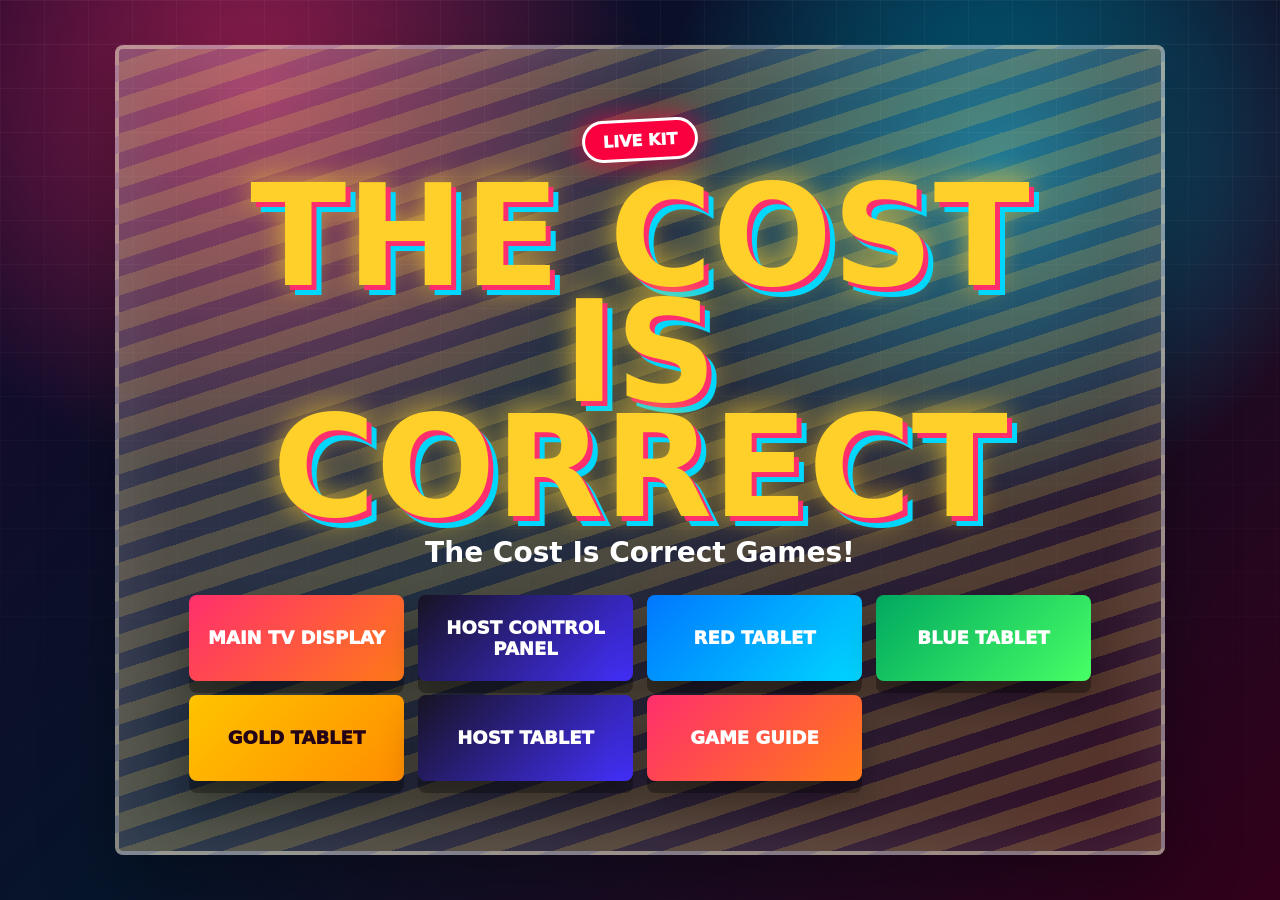
<file: index.html>
<!doctype html>
<html lang="en">
<head>
  <meta charset="utf-8">
  <meta name="viewport" content="width=device-width, initial-scale=1">
  <title>The Cost Is Correct - Launch</title>
  <link rel="stylesheet" href="./styles.css?v=12">
</head>
<body class="launch-body">
  <main class="launch-stage">
    <section class="launch-hero">
      <div class="broadcast-bug">LIVE KIT</div>
      <h1>The Cost Is Correct</h1>
      <p>The Cost Is Correct Games!</p>
      <nav class="launch-links" aria-label="Open show views">
        <a class="mega-link hot" href="./tv.html">Main TV Display</a>
        <a class="mega-link dark" href="./host.html">Host Control Panel</a>
        <a class="mega-link blue" href="./tablet.html?c=red">Red Tablet</a>
        <a class="mega-link green" href="./tablet.html?c=blue">Blue Tablet</a>
        <a class="mega-link gold" href="./tablet.html?c=gold">Gold Tablet</a>
        <a class="mega-link dark" href="./tablet.html?host=1">Host Tablet</a>
        <a class="mega-link hot" href="./guide.html">Game Guide</a>
      </nav>
    </section>
  </main>
</body>
</html>
</file>
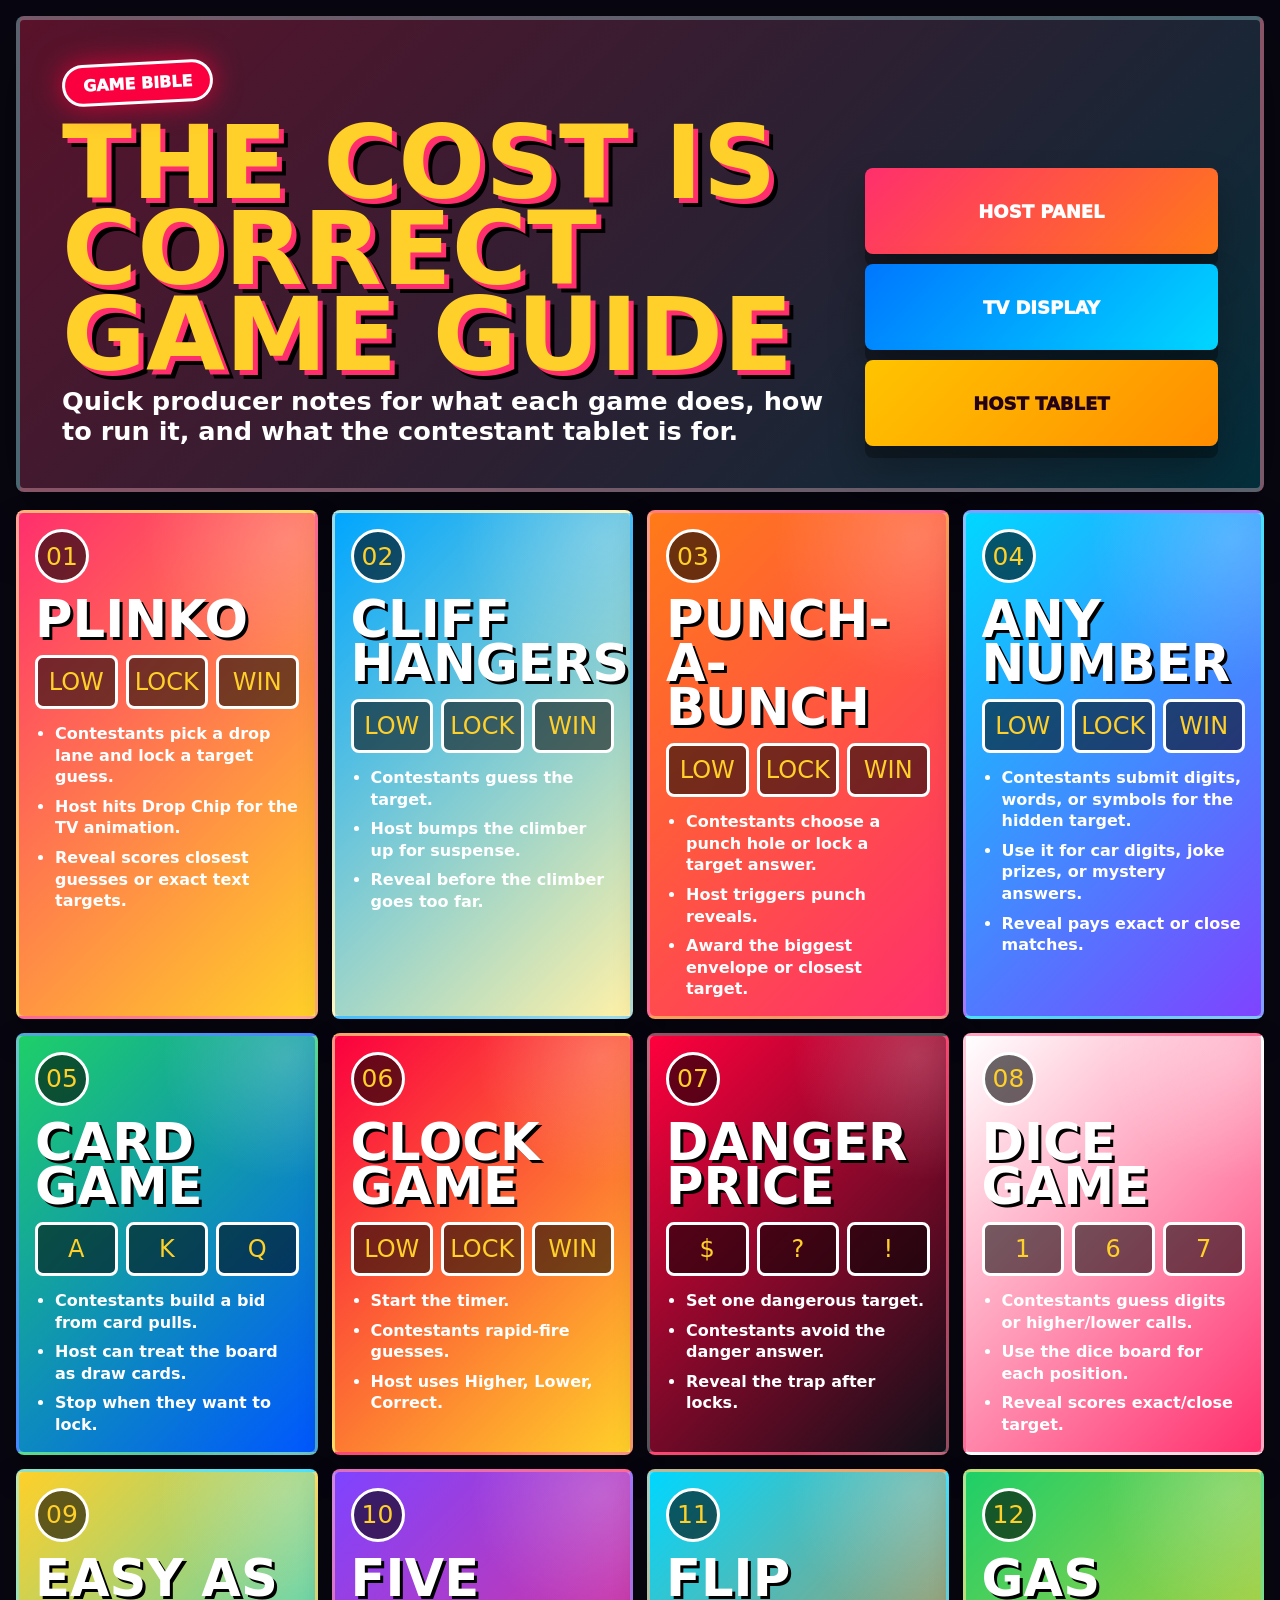
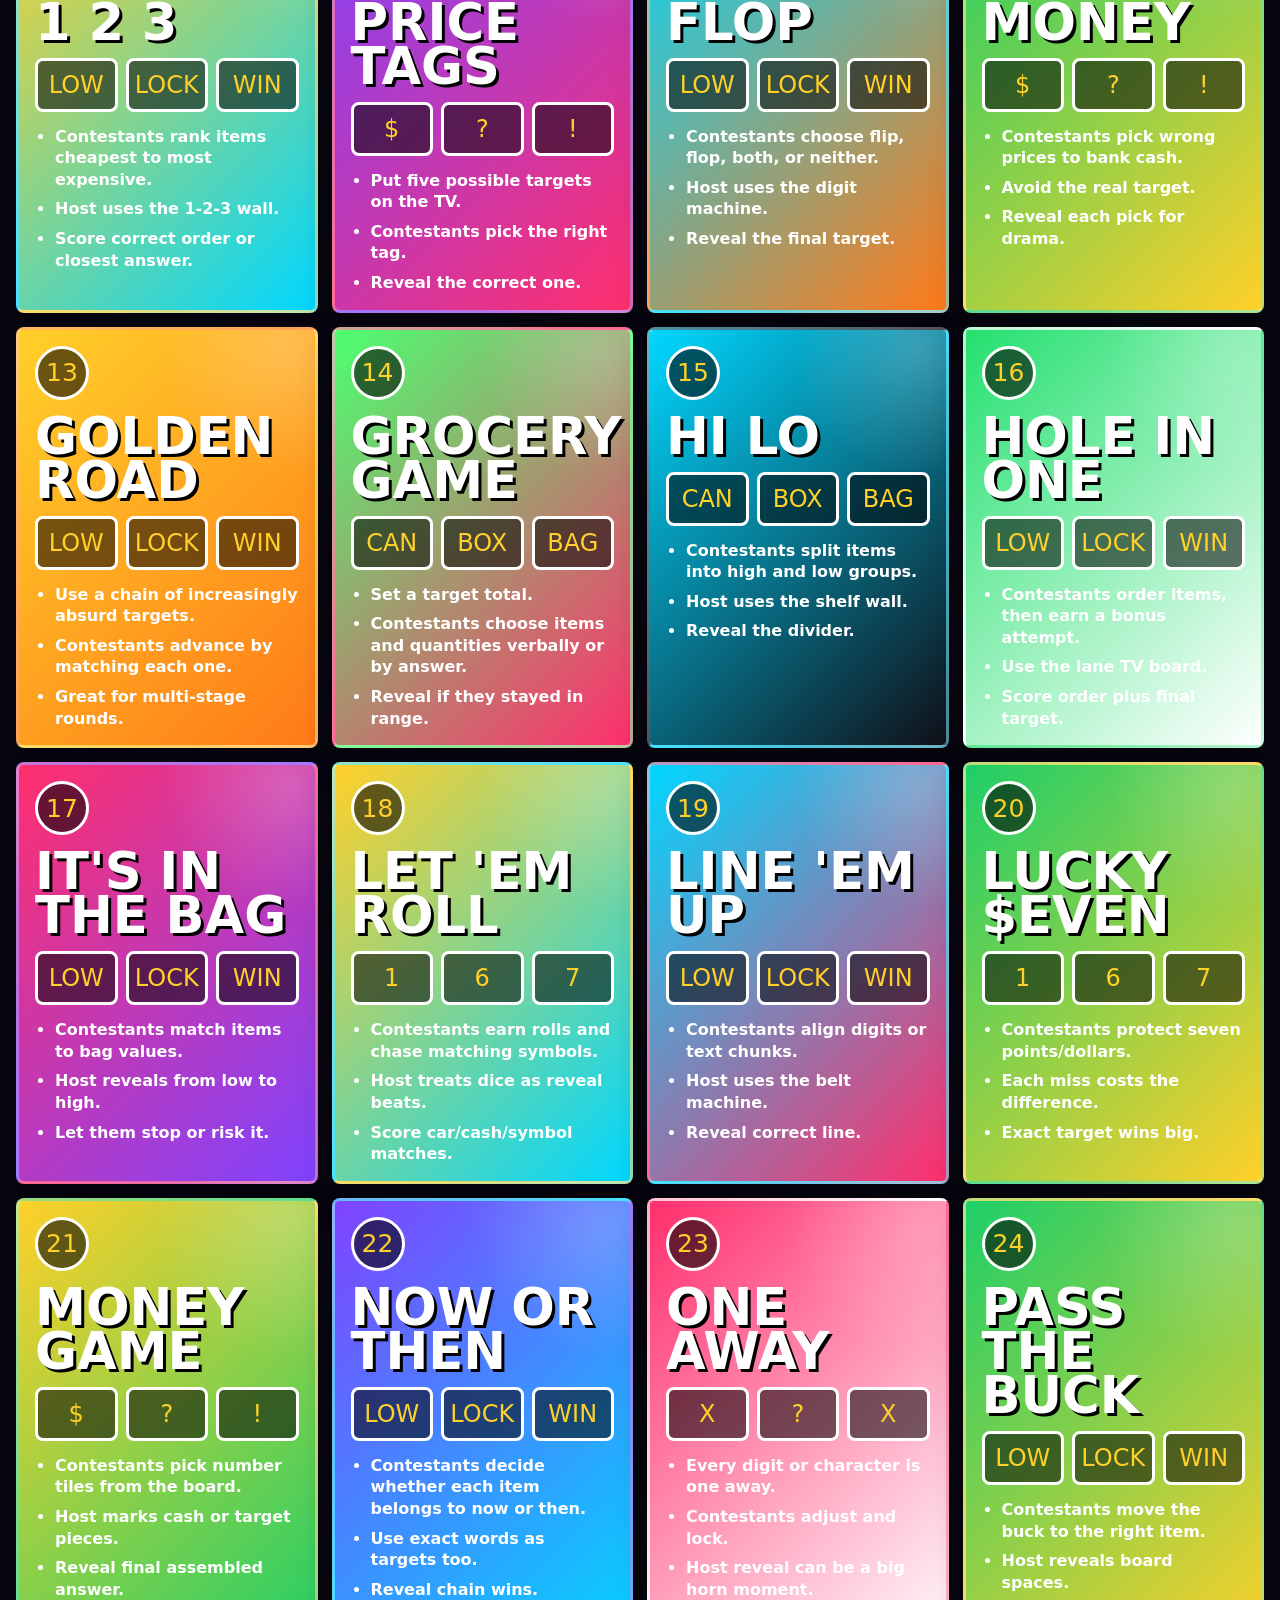
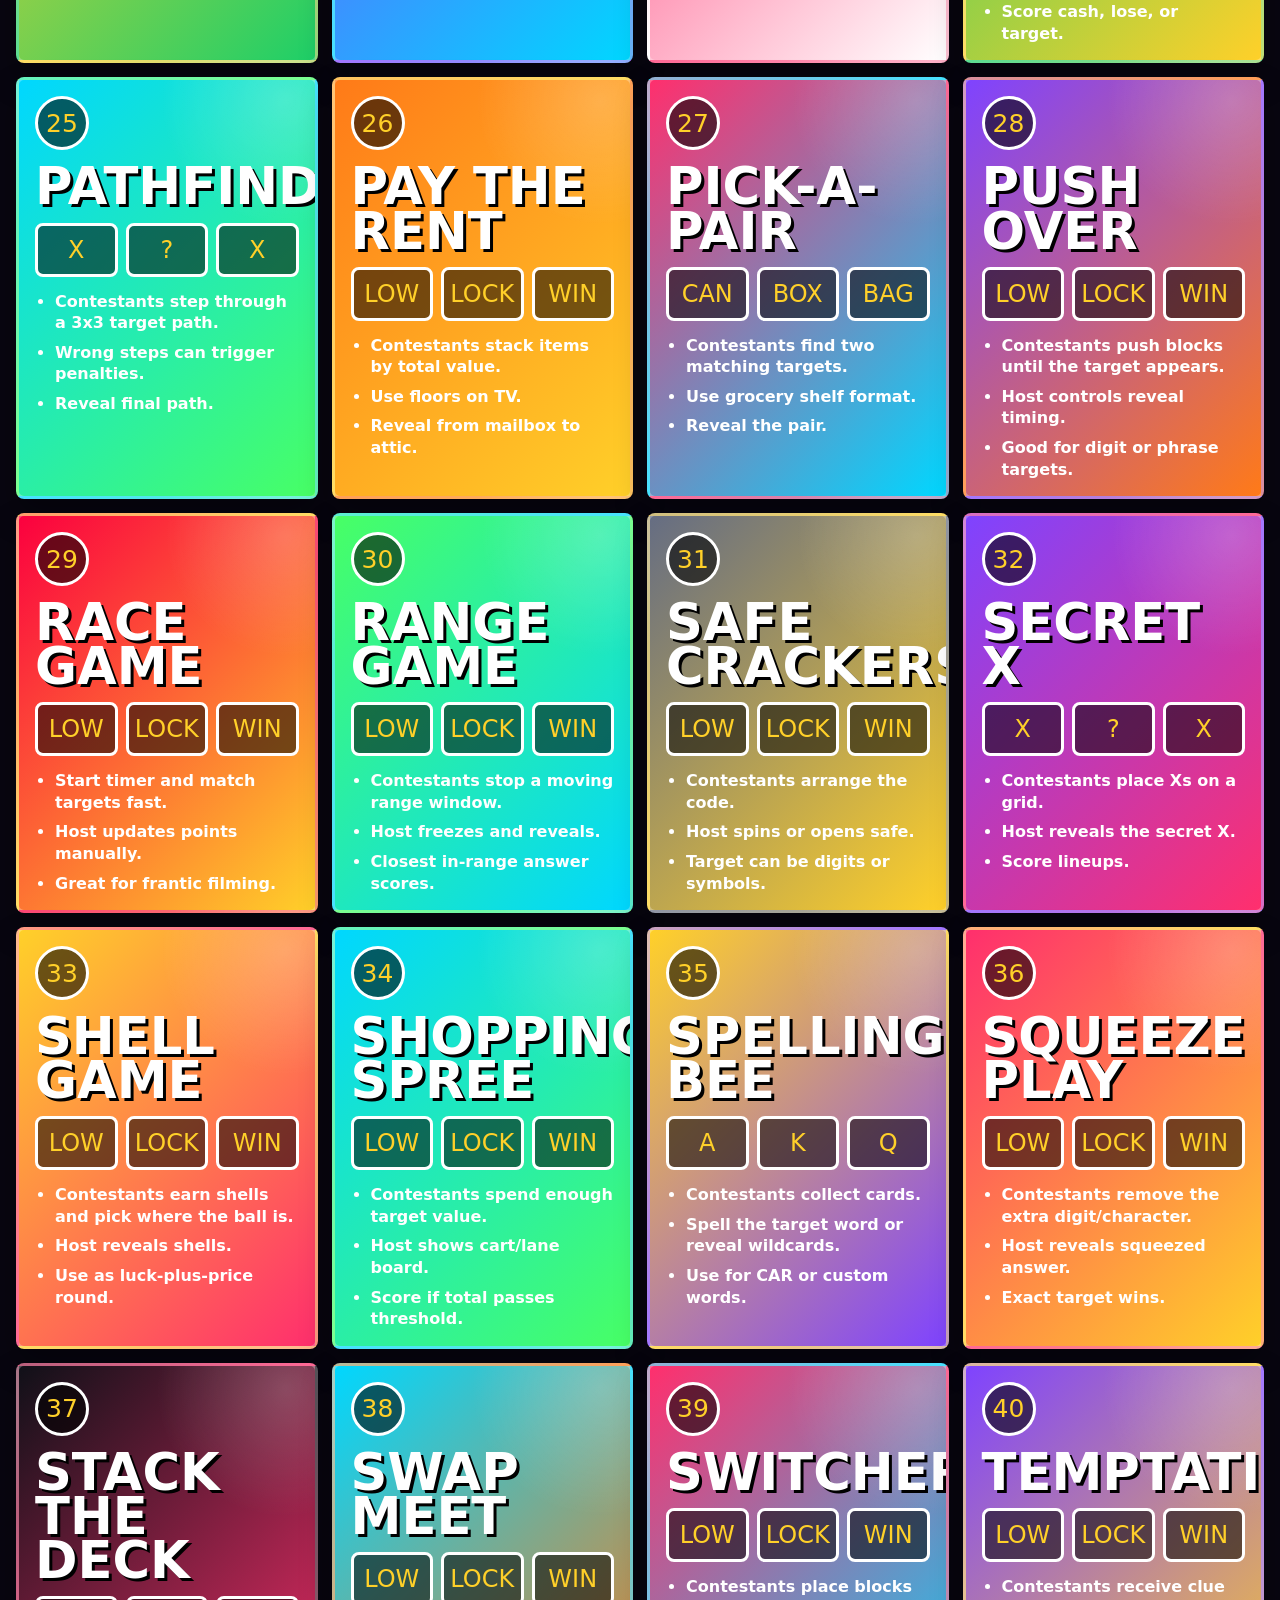
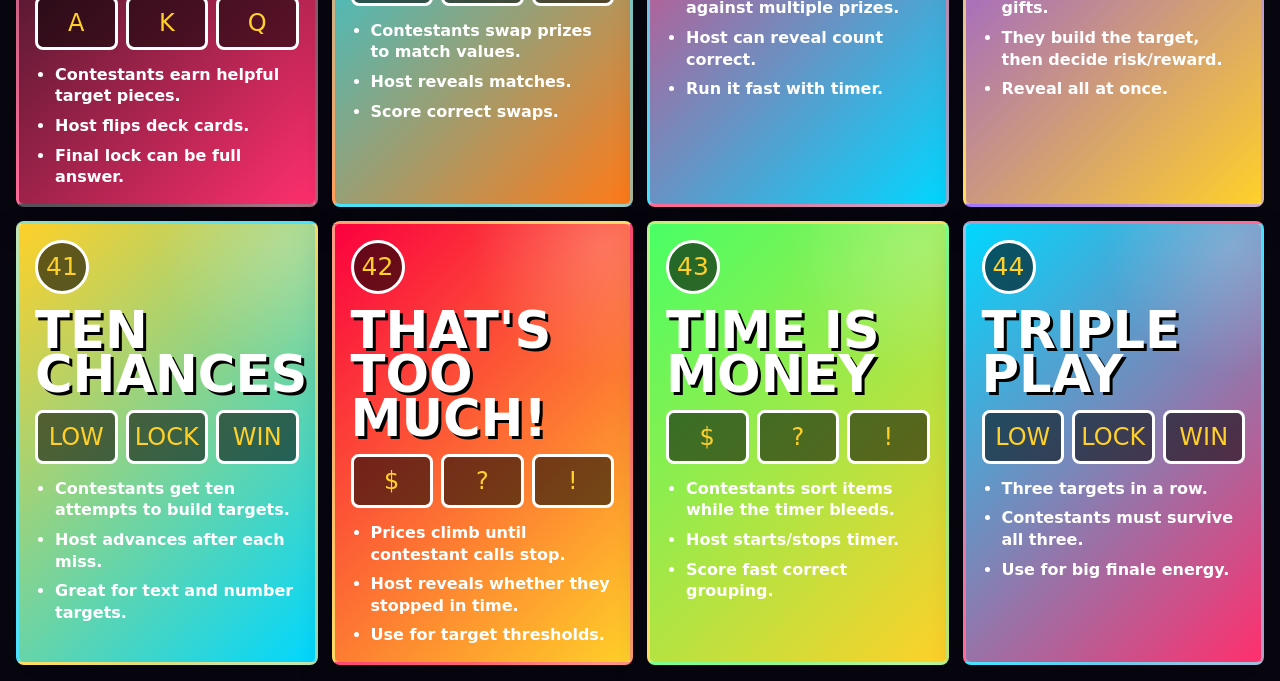
<file: guide.html>
<!doctype html>
<html lang="en">
<head>
  <meta charset="utf-8">
  <meta name="viewport" content="width=device-width, initial-scale=1">
  <title>TCIC - Game Guide</title>
  <link rel="stylesheet" href="./styles.css?v=12">
</head>
<body class="host-body">
  <main id="guideApp" class="guide-shell"></main>
  <script type="module" src="./js/guide.js?v=12"></script>
</body>
</html>
</file>
<file: styles.css>
:root {
  --ink: #13051f;
  --paper: #fff8da;
  --pink: #ff2f6d;
  --cyan: #00d7ff;
  --gold: #ffd029;
  --lime: #48ff65;
  --violet: #7f43ff;
  --orange: #ff7a18;
  --glass: rgba(255, 255, 255, .14);
  --glass-heavy: rgba(255, 255, 255, .24);
  --shadow: 0 22px 70px rgba(0, 0, 0, .34);
  --font: Impact, Haettenschweiler, "Arial Black", system-ui, sans-serif;
  font-family: Inter, ui-sans-serif, system-ui, -apple-system, BlinkMacSystemFont, "Segoe UI", sans-serif;
  color: white;
  background: #090414;
}

* {
  box-sizing: border-box;
}

html,
body {
  min-height: 100%;
  margin: 0;
}

button,
input,
select {
  font: inherit;
}

button,
a {
  -webkit-tap-highlight-color: transparent;
}

.launch-body,
.tv-body,
.host-body,
.tablet-body {
  overflow-x: hidden;
  background:
    radial-gradient(circle at 20% 10%, rgba(255, 47, 109, .55), transparent 30%),
    radial-gradient(circle at 78% 18%, rgba(0, 215, 255, .45), transparent 28%),
    linear-gradient(135deg, #190629, #06152b 46%, #320019);
}

.launch-stage {
  min-height: 100vh;
  display: grid;
  place-items: center;
  padding: 32px;
  position: relative;
  isolation: isolate;
}

.launch-stage::before,
.tv-stage::before,
.host-shell::before,
.tablet-shell::before {
  content: "";
  position: fixed;
  inset: 0;
  pointer-events: none;
  background-image:
    linear-gradient(rgba(255, 255, 255, .06) 1px, transparent 1px),
    linear-gradient(90deg, rgba(255, 255, 255, .05) 1px, transparent 1px);
  background-size: 44px 44px;
  mask-image: linear-gradient(to bottom, rgba(0, 0, 0, .75), transparent);
  z-index: -1;
}

.launch-hero {
  width: min(1050px, 100%);
  padding: clamp(28px, 6vw, 70px);
  border: 4px solid rgba(255, 255, 255, .38);
  border-radius: 8px;
  background:
    linear-gradient(135deg, rgba(255, 255, 255, .18), rgba(255, 255, 255, .04)),
    repeating-linear-gradient(-18deg, rgba(255, 208, 41, .18), rgba(255, 208, 41, .18) 18px, transparent 18px, transparent 34px);
  box-shadow: var(--shadow), inset 0 0 70px rgba(255, 255, 255, .12);
  text-align: center;
}

.launch-hero h1 {
  margin: 18px 0 10px;
  font-family: var(--font);
  font-size: clamp(58px, 11vw, 150px);
  line-height: .82;
  text-transform: uppercase;
  color: var(--gold);
  text-shadow: 5px 5px 0 #ff2f6d, 10px 10px 0 #00d7ff, 0 0 28px rgba(255, 208, 41, .75);
}

.launch-hero p {
  max-width: 820px;
  margin: 0 auto 26px;
  font-size: clamp(18px, 2.3vw, 28px);
  font-weight: 900;
}

.broadcast-bug {
  display: inline-grid;
  place-items: center;
  min-height: 42px;
  padding: 0 18px;
  border: 3px solid white;
  border-radius: 999px;
  background: #fb003f;
  box-shadow: 0 0 28px rgba(251, 0, 63, .75);
  font-weight: 1000;
  transform: rotate(-3deg);
}

.launch-links {
  display: grid;
  grid-template-columns: repeat(auto-fit, minmax(190px, 1fr));
  gap: 14px;
}

.mega-link,
.shock-button {
  border: 0;
  border-radius: 8px;
  color: white;
  cursor: pointer;
  text-decoration: none;
  font-weight: 1000;
  text-transform: uppercase;
  box-shadow: 0 12px 0 rgba(0, 0, 0, .3), 0 20px 36px rgba(0, 0, 0, .28);
  transition: transform .12s ease, filter .12s ease;
}

.mega-link {
  display: grid;
  min-height: 86px;
  place-items: center;
  padding: 18px;
  font-size: 18px;
}

.mega-link:hover,
.shock-button:hover {
  transform: translateY(-3px) scale(1.02);
  filter: saturate(1.24) brightness(1.08);
}

.hot,
.shock-button.hot {
  background: linear-gradient(135deg, #ff2f6d, #ff7a18);
}

.dark,
.shock-button.dark {
  background: linear-gradient(135deg, #171322, #4430ff);
}

.blue,
.shock-button.blue {
  background: linear-gradient(135deg, #0077ff, #00d7ff);
}

.green,
.shock-button.green {
  background: linear-gradient(135deg, #00a860, #48ff65);
}

.gold,
.shock-button.gold {
  background: linear-gradient(135deg, #ffc400, #ff8d00);
  color: #250316;
}

.tv-stage {
  position: relative;
  min-height: 100vh;
  overflow: hidden;
  background:
    conic-gradient(from 90deg at 50% 50%, #ff2f6d, #ffde38, #00d7ff, #7f43ff, #ff2f6d);
}

.idle-screen {
  width: 100vw;
  height: 100vh;
  display: grid;
  place-items: center;
  background: #05000a;
}

.idle-screen img {
  width: 100%;
  height: 100%;
  object-fit: cover;
}

.idle-fallback {
  position: absolute;
  inset: 0;
  display: grid;
  place-items: center;
  font-family: var(--font);
  font-size: clamp(62px, 14vw, 190px);
  color: var(--gold);
  text-align: center;
  text-shadow: 7px 7px 0 var(--pink), 13px 13px 0 var(--cyan);
  background:
    radial-gradient(circle at 50% 42%, rgba(255, 255, 255, .2), transparent 30%),
    repeating-conic-gradient(from 0deg, #fb003f 0 10deg, #ffcf21 10deg 20deg, #00c9ff 20deg 30deg, #7f43ff 30deg 40deg);
}

.show-screen {
  min-height: 100vh;
  display: grid;
  grid-template-rows: auto auto 1fr auto;
  padding: clamp(16px, 2vw, 32px);
  background:
    radial-gradient(circle at 18% 22%, rgba(255, 255, 255, .3), transparent 18%),
    linear-gradient(120deg, var(--game-a, #ff2f6d), var(--game-b, #00d7ff) 54%, var(--game-c, #ffd029));
  animation: stagePulse 6s ease-in-out infinite;
}

@keyframes stagePulse {
  0%, 100% { filter: saturate(1.08) hue-rotate(0deg); }
  50% { filter: saturate(1.34) hue-rotate(10deg); }
}

.tv-topline,
.tv-lower-third,
.leaderboard,
.host-topbar,
.tablet-card,
.host-card {
  border: 3px solid rgba(255, 255, 255, .32);
  border-radius: 8px;
  background: linear-gradient(135deg, rgba(0, 0, 0, .54), rgba(255, 255, 255, .12));
  box-shadow: var(--shadow), inset 0 1px 0 rgba(255, 255, 255, .25);
  backdrop-filter: blur(10px);
}

.tv-topline {
  display: grid;
  grid-template-columns: 1fr auto 1fr;
  align-items: center;
  gap: 18px;
  padding: 14px 20px;
}

.tv-info-strip {
  display: grid;
  grid-template-columns: auto auto minmax(220px, 1fr) auto auto;
  gap: 10px;
  align-items: center;
  margin-top: 12px;
}

.info-pill,
.info-prize {
  min-height: 48px;
  display: grid;
  place-items: center;
  border: 3px solid rgba(255, 255, 255, .34);
  border-radius: 8px;
  background: rgba(0, 0, 0, .5);
  box-shadow: inset 0 1px 0 rgba(255, 255, 255, .18);
  font-weight: 1000;
  text-transform: uppercase;
  text-align: center;
}

.info-pill {
  padding: 8px 12px;
  color: var(--gold);
}

.info-prize {
  padding: 8px 16px;
  color: white;
  font-family: var(--font);
  font-size: clamp(20px, 2.6vw, 42px);
  line-height: .9;
  text-shadow: 3px 3px 0 rgba(0, 0, 0, .48);
}

.tv-logo {
  font-family: var(--font);
  font-size: clamp(36px, 5vw, 82px);
  line-height: .8;
  color: var(--gold);
  text-shadow: 3px 3px 0 var(--pink), 6px 6px 0 #0a0714;
}

.game-title {
  font-family: var(--font);
  font-size: clamp(32px, 5vw, 86px);
  text-align: center;
  text-transform: uppercase;
  text-shadow: 4px 4px 0 rgba(0, 0, 0, .6);
}

.timer-orb {
  justify-self: end;
  width: clamp(96px, 13vw, 190px);
  aspect-ratio: 1;
  display: grid;
  place-items: center;
  border: 7px solid white;
  border-radius: 50%;
  background: radial-gradient(circle, #fff 0 18%, var(--gold) 20% 54%, #fb003f 56% 100%);
  color: #170019;
  font-family: var(--font);
  font-size: clamp(42px, 7vw, 92px);
  box-shadow: 0 0 34px rgba(255, 208, 41, .7);
}

.tv-main {
  display: grid;
  grid-template-columns: minmax(260px, .78fr) minmax(420px, 1.5fr);
  gap: clamp(16px, 2vw, 30px);
  align-items: stretch;
  margin: 24px 0;
}

.leaderboard {
  padding: 14px;
  display: grid;
  gap: 12px;
  align-content: start;
}

.score-tile {
  position: relative;
  overflow: hidden;
  min-height: 108px;
  padding: 12px 14px;
  border: 3px solid rgba(255, 255, 255, .45);
  border-radius: 8px;
  background: linear-gradient(135deg, var(--contestant-color), rgba(0, 0, 0, .72));
}

.score-tile.locked {
  animation: lockedFlash .7s linear infinite;
}

@keyframes lockedFlash {
  0%, 100% { box-shadow: 0 0 0 rgba(255, 255, 255, 0); }
  50% { box-shadow: 0 0 38px white; }
}

.contestant-name {
  font-family: var(--font);
  font-size: clamp(24px, 3vw, 46px);
  text-transform: uppercase;
  line-height: .9;
}

.score-number {
  font-family: var(--font);
  font-size: clamp(54px, 7vw, 104px);
  color: white;
  line-height: .85;
  text-shadow: 4px 4px 0 rgba(0, 0, 0, .42);
}

.answer-chip {
  display: inline-block;
  margin-top: 6px;
  padding: 5px 9px;
  border-radius: 999px;
  background: rgba(0, 0, 0, .5);
  font-weight: 1000;
  text-transform: uppercase;
}

.game-surface {
  min-height: 56vh;
  position: relative;
  overflow: hidden;
  border: 4px solid rgba(255, 255, 255, .45);
  border-radius: 8px;
  background: rgba(0, 0, 0, .26);
  box-shadow: inset 0 0 70px rgba(255, 255, 255, .16), var(--shadow);
}

.game-stack {
  min-width: 0;
  display: grid;
  grid-template-rows: 1fr auto;
  gap: 12px;
}

.tv-stat-row {
  display: grid;
  grid-template-columns: repeat(4, 1fr);
  gap: 10px;
}

.tv-stat-row div {
  min-height: 72px;
  display: grid;
  align-content: center;
  gap: 2px;
  padding: 10px 12px;
  border: 3px solid rgba(255, 255, 255, .32);
  border-radius: 8px;
  background: rgba(0, 0, 0, .52);
  text-transform: uppercase;
}

.tv-stat-row span {
  color: var(--gold);
  font-size: 12px;
  font-weight: 1000;
}

.tv-stat-row strong {
  font-family: var(--font);
  font-size: clamp(22px, 3vw, 44px);
  line-height: .9;
}

.tv-lower-third {
  position: relative;
  min-height: 88px;
  display: grid;
  grid-template-columns: auto 1fr auto;
  align-items: center;
  gap: 18px;
  padding: 12px 18px;
  overflow: hidden;
}

.lower-label {
  padding: 8px 14px;
  border-radius: 999px;
  background: #fb003f;
  font-weight: 1000;
  text-transform: uppercase;
}

.lower-copy {
  font-size: clamp(20px, 3vw, 40px);
  font-weight: 1000;
  text-transform: uppercase;
}

.sponsor-bug {
  font-family: var(--font);
  font-size: clamp(20px, 2vw, 34px);
  color: var(--gold);
}

.transition-burst,
.winner-burst,
.locked-overlay {
  position: absolute;
  inset: 0;
  z-index: 10;
  display: grid;
  place-items: center;
  pointer-events: none;
  font-family: var(--font);
  font-size: clamp(62px, 12vw, 180px);
  text-align: center;
  text-transform: uppercase;
  color: white;
  background: radial-gradient(circle, rgba(255, 208, 41, .88), rgba(255, 47, 109, .74) 45%, rgba(0, 0, 0, .2));
  animation: smashIn 1.1s ease both;
}

@keyframes smashIn {
  0% { opacity: 0; transform: scale(.45) rotate(-12deg); }
  22% { opacity: 1; transform: scale(1.18) rotate(4deg); }
  100% { opacity: 0; transform: scale(1.6) rotate(0deg); }
}

.plinko-board {
  height: 100%;
  display: grid;
  grid-template-rows: 1fr auto;
  padding: 22px;
  background: linear-gradient(180deg, rgba(0, 0, 0, .18), rgba(0, 0, 0, .6));
}

.peg-field {
  position: relative;
  display: grid;
  grid-template-columns: repeat(9, 1fr);
  grid-template-rows: repeat(7, 1fr);
  gap: 8px;
}

.peg {
  justify-self: center;
  align-self: center;
  width: 18px;
  aspect-ratio: 1;
  border-radius: 50%;
  background: #fff;
  box-shadow: 0 0 16px var(--gold);
}

.plinko-chip {
  position: absolute;
  left: calc(var(--chip-x, 48) * 1%);
  top: calc(var(--chip-y, 8) * 1%);
  width: clamp(48px, 6vw, 82px);
  aspect-ratio: 1;
  border-radius: 50%;
  background: radial-gradient(circle at 35% 28%, white, #ffd029 30%, #ff2f6d 70%);
  box-shadow: 0 12px 20px rgba(0, 0, 0, .35), 0 0 34px white;
  animation: chipDrop 2.1s cubic-bezier(.2, .8, .18, 1) infinite alternate;
}

@keyframes chipDrop {
  from { transform: translate(-50%, 0) rotate(-20deg); }
  to { transform: translate(-50%, 320px) rotate(380deg); }
}

.slots {
  display: grid;
  grid-template-columns: repeat(6, 1fr);
  gap: 8px;
}

.slot {
  min-height: 72px;
  display: grid;
  place-items: center;
  border: 3px solid white;
  border-radius: 8px;
  background: #08000e;
  font-family: var(--font);
  font-size: clamp(22px, 3vw, 44px);
  color: var(--gold);
}

.mountain-game {
  height: 100%;
  position: relative;
  overflow: hidden;
  background:
    linear-gradient(135deg, transparent 48%, rgba(255, 255, 255, .45) 49% 51%, transparent 52%),
    linear-gradient(160deg, #0c1542, #29bfff 48%, #fff2a8);
}

.mountain {
  position: absolute;
  inset: 10% 4% 0;
  clip-path: polygon(4% 100%, 44% 6%, 58% 36%, 72% 18%, 96% 100%);
  background: linear-gradient(145deg, #2f2a68, #ffffff 30%, #7fd6ff 48%, #161329 68%);
  filter: drop-shadow(0 18px 24px rgba(0, 0, 0, .4));
}

.climber {
  position: absolute;
  left: calc(8% + var(--steps, 0) * 2.8%);
  bottom: calc(8% + var(--steps, 0) * 2.1%);
  width: clamp(54px, 7vw, 110px);
  aspect-ratio: 1;
  border-radius: 50% 50% 46% 46%;
  background: radial-gradient(circle at 50% 26%, #fff0ce 0 20%, #ff2f6d 21% 50%, #111 52%);
  border: 5px solid white;
  animation: wobble .42s ease-in-out infinite alternate;
}

@keyframes wobble {
  from { transform: rotate(-6deg); }
  to { transform: rotate(7deg); }
}

.punch-grid,
.number-board,
.range-track,
.safe-dial-wrap,
.generic-grid,
.race-rack {
  height: 100%;
  padding: clamp(14px, 2vw, 28px);
}

.punch-grid {
  display: grid;
  grid-template-columns: repeat(5, 1fr);
  gap: 14px;
  background: radial-gradient(circle, #ffcf21, #ff2f6d 75%);
}

.punch-hole {
  display: grid;
  place-items: center;
  border: 5px dashed rgba(255, 255, 255, .72);
  border-radius: 50%;
  background: radial-gradient(circle, #160018 0 44%, #fff 46%, #00d7ff 48% 100%);
  font-family: var(--font);
  font-size: clamp(22px, 3vw, 48px);
  animation: popLoop 1.8s ease-in-out infinite;
}

@keyframes popLoop {
  50% { transform: scale(1.08); }
}

.number-board {
  display: grid;
  grid-template-columns: repeat(4, 1fr);
  gap: 14px;
  background: linear-gradient(135deg, #180024, #0055ff);
}

.money-tile {
  display: grid;
  place-items: center;
  border: 4px solid white;
  border-radius: 8px;
  background: linear-gradient(135deg, #ffd029, #ff2f6d);
  color: #1a001c;
  font-family: var(--font);
  font-size: clamp(34px, 5vw, 72px);
  transform: rotate(var(--tilt, 0deg));
}

.safe-dial-wrap {
  display: grid;
  place-items: center;
  background: radial-gradient(circle, #656d83 0 24%, #1b1b24 25% 56%, #ffd029 57% 60%, #0c0614 61% 100%);
}

.safe-dial {
  width: min(64vh, 58vw);
  aspect-ratio: 1;
  border: 14px solid #f7f7ff;
  border-radius: 50%;
  background:
    repeating-conic-gradient(#101018 0 8deg, #ffd029 8deg 10deg, #101018 10deg 18deg),
    radial-gradient(circle, #00d7ff, #161329);
  box-shadow: inset 0 0 45px rgba(0, 0, 0, .8), 0 0 45px rgba(255, 208, 41, .8);
  animation: spinDial 8s linear infinite;
}

@keyframes spinDial {
  to { transform: rotate(360deg); }
}

.range-track {
  display: grid;
  align-content: center;
  gap: 24px;
  background: linear-gradient(90deg, #00d7ff, #48ff65, #ffd029, #ff2f6d);
}

.range-bar {
  position: relative;
  min-height: 110px;
  border: 5px solid white;
  border-radius: 8px;
  background: rgba(0, 0, 0, .52);
}

.range-window {
  position: absolute;
  inset: 10px auto 10px 10%;
  width: 28%;
  border: 6px solid var(--gold);
  border-radius: 8px;
  background: rgba(255, 255, 255, .24);
  animation: sweep 3.5s ease-in-out infinite alternate;
}

@keyframes sweep {
  from { left: 5%; }
  to { left: 67%; }
}

.generic-grid {
  display: grid;
  grid-template-columns: repeat(auto-fit, minmax(130px, 1fr));
  gap: 16px;
  align-content: center;
  background:
    radial-gradient(circle at 30% 20%, rgba(255, 255, 255, .24), transparent 22%),
    linear-gradient(135deg, var(--game-b, #00d7ff), var(--game-a, #ff2f6d));
}

.game-format {
  min-height: 100%;
  position: relative;
  overflow: hidden;
  padding: clamp(16px, 2vw, 30px);
  display: grid;
  gap: 18px;
  align-content: center;
  background:
    radial-gradient(circle at 20% 20%, rgba(255, 255, 255, .22), transparent 24%),
    linear-gradient(135deg, var(--game-a, #ff2f6d), var(--game-b, #00d7ff));
}

.format-marquee,
.format-callout,
.danger-plaque,
.shelf-rail,
.finish-line,
.machine-window {
  border: 4px solid white;
  border-radius: 8px;
  background: rgba(0, 0, 0, .55);
  padding: 10px 14px;
  font-family: var(--font);
  text-transform: uppercase;
  text-align: center;
  text-shadow: 3px 3px 0 #000;
}

.format-marquee {
  font-size: clamp(30px, 5vw, 82px);
  color: var(--gold);
}

.card-fan,
.tag-row,
.dice-row,
.road-signs,
.digit-belt,
.special-orbit {
  display: grid;
  grid-template-columns: repeat(auto-fit, minmax(92px, 1fr));
  gap: 14px;
  align-items: center;
}

.show-card,
.price-tag,
.show-die,
.road-sign,
.belt-block,
.orbit-card,
.x-cell,
.shelf-item,
.race-lane,
.tower-floor {
  min-height: 112px;
  display: grid;
  place-items: center;
  border: 4px solid white;
  border-radius: 8px;
  background: rgba(0, 0, 0, .48);
  font-family: var(--font);
  font-size: clamp(24px, 4vw, 58px);
  text-align: center;
  box-shadow: 0 12px 0 rgba(0, 0, 0, .24);
}

.show-card {
  background: linear-gradient(160deg, #fff 0 72%, #ffd029 73%);
  color: #160018;
  transform: rotate(calc((var(--i) - 3) * 3deg));
}

.shelf-grid,
.lane-track {
  display: grid;
  grid-template-columns: repeat(3, 1fr);
  gap: 14px;
}

.shelf-item {
  background: linear-gradient(180deg, #fff4a7, #ff2f6d);
  color: #160018;
}

.shelf-item span,
.price-tag span,
.race-lane span,
.tower-floor span {
  font-family: sans-serif;
  font-size: 12px;
  font-weight: 1000;
}

.price-tag {
  clip-path: polygon(0 0, 86% 0, 100% 50%, 86% 100%, 0 100%);
  background: #ffd029;
  color: #160018;
}

.road-show {
  background: linear-gradient(180deg, #25163f, #111 50%, #313131 51%);
}

.road-line {
  position: absolute;
  left: 0;
  right: 0;
  top: 65%;
  border-top: 10px dashed #ffd029;
}

.road-sign {
  background: #0f6;
  color: #06120a;
  transform: translateY(calc((var(--i) % 2) * 24px));
}

.show-die {
  aspect-ratio: 1;
  border-radius: 16px;
  background: white;
  color: #fb003f;
  transform: rotate(calc((var(--i) - 2) * 6deg));
}

.seven-meter {
  display: grid;
  grid-template-columns: 1fr auto 1fr;
  gap: 12px;
  align-items: center;
  font-weight: 1000;
  text-transform: uppercase;
}

.seven-meter span {
  height: 16px;
  border-radius: 999px;
  background: linear-gradient(90deg, #48ff65, #ffd029, #ff2f6d);
}

.race-lane {
  grid-template-columns: 1fr auto;
  justify-content: space-between;
  padding: 12px;
  background: linear-gradient(90deg, rgba(0, 0, 0, .65), rgba(255, 255, 255, .18));
}

.rent-tower {
  display: grid;
  gap: 8px;
  max-width: 560px;
  margin: 0 auto;
}

.tower-floor {
  min-height: 72px;
  grid-template-columns: auto 1fr;
  justify-content: start;
  gap: 18px;
  padding: 8px 18px;
  background: linear-gradient(90deg, #ff7a18, #ffd029);
  color: #170019;
}

.x-grid {
  display: grid;
  grid-template-columns: repeat(3, minmax(92px, 1fr));
  gap: 12px;
  max-width: 560px;
  margin: 0 auto;
}

.x-cell {
  aspect-ratio: 1;
  background: radial-gradient(circle, #fff 0 10%, #7f43ff 11% 55%, #0b0614 56%);
  color: white;
}

.belt-block {
  background: #101018;
  color: var(--gold);
  transform: translateX(calc((var(--i) % 2) * 12px));
}

.special-orbit {
  grid-template-columns: repeat(6, 1fr);
}

.orbit-card {
  border-radius: 50%;
  aspect-ratio: 1;
  min-height: 96px;
  background: radial-gradient(circle, var(--game-c, #ffd029), var(--game-a, #ff2f6d));
}

.tv-production-screen {
  min-height: 100%;
  display: grid;
  align-content: center;
  gap: clamp(14px, 2vw, 26px);
  padding: clamp(18px, 4vw, 52px);
  background:
    radial-gradient(circle at 50% 30%, rgba(255, 255, 255, .28), transparent 28%),
    linear-gradient(135deg, rgba(0, 0, 0, .28), rgba(0, 0, 0, .72));
  text-align: center;
}

.production-kicker {
  justify-self: center;
  padding: 8px 18px;
  border: 4px solid white;
  border-radius: 999px;
  background: var(--pink);
  color: white;
  font-weight: 1000;
  text-transform: uppercase;
  box-shadow: 0 0 28px rgba(255, 47, 109, .75);
}

.production-subline {
  font-size: clamp(18px, 2.5vw, 38px);
  font-weight: 1000;
  text-transform: uppercase;
  text-shadow: 3px 3px 0 #000;
}

.scoreboard-list {
  display: grid;
  gap: 12px;
}

.scoreboard-row {
  display: grid;
  grid-template-columns: auto minmax(0, 1fr) auto auto;
  gap: 16px;
  align-items: center;
  min-height: 92px;
  padding: 10px 16px;
  border: 4px solid white;
  border-left: 18px solid var(--contestant-color);
  border-radius: 8px;
  background: rgba(0, 0, 0, .62);
  text-align: left;
}

.scoreboard-row .place {
  width: 54px;
  aspect-ratio: 1;
  display: grid;
  place-items: center;
  border-radius: 50%;
  background: var(--gold);
  color: #170019;
  font-family: var(--font);
  font-size: 34px;
}

.scoreboard-row strong,
.scoreboard-row b {
  font-family: var(--font);
  font-size: clamp(36px, 5vw, 82px);
  line-height: .86;
  text-shadow: 3px 3px 0 #000;
}

.scoreboard-row em {
  color: var(--gold);
  font-style: normal;
  font-weight: 1000;
}

.winner-screen {
  background:
    repeating-conic-gradient(from 0deg, rgba(255, 208, 41, .36) 0 10deg, rgba(255, 47, 109, .34) 10deg 20deg, rgba(0, 215, 255, .3) 20deg 30deg),
    #120019;
}

.winner-name,
.sponsor-main,
.reveal-target,
.big-clock {
  font-family: var(--font);
  font-size: clamp(78px, 13vw, 190px);
  line-height: .78;
  color: var(--gold);
  text-transform: uppercase;
  text-shadow: 7px 7px 0 var(--pink), 13px 13px 0 #000;
}

.winner-score {
  font-family: var(--font);
  font-size: clamp(34px, 6vw, 88px);
  color: white;
  text-shadow: 5px 5px 0 #000;
}

.sponsor-screen {
  background:
    linear-gradient(135deg, rgba(255, 208, 41, .72), rgba(255, 122, 24, .72)),
    #13051f;
}

.sponsor-main {
  color: #170019;
  text-shadow: 5px 5px 0 white, 10px 10px 0 rgba(0, 0, 0, .22);
}

.reveal-screen {
  background:
    radial-gradient(circle, rgba(255, 255, 255, .28), transparent 32%),
    linear-gradient(135deg, #7f43ff, #ff2f6d 52%, #ffd029);
}

.answer-reveal-grid {
  display: grid;
  grid-template-columns: repeat(3, 1fr);
  gap: 12px;
}

.answer-reveal-grid div {
  display: grid;
  gap: 6px;
  min-height: 140px;
  align-content: center;
  padding: 12px;
  border: 4px solid white;
  border-radius: 8px;
  background: linear-gradient(135deg, var(--contestant-color), rgba(0, 0, 0, .68));
  text-transform: uppercase;
}

.answer-reveal-grid strong {
  font-family: var(--font);
  font-size: clamp(24px, 4vw, 54px);
}

.answer-reveal-grid span,
.answer-reveal-grid b {
  font-weight: 1000;
  font-size: clamp(20px, 3vw, 40px);
}

.timer-screen {
  background:
    radial-gradient(circle, rgba(255, 208, 41, .25), transparent 34%),
    linear-gradient(135deg, #080610, #003a6a);
}

.big-clock {
  font-size: clamp(140px, 24vw, 330px);
  color: white;
  text-shadow: 10px 10px 0 var(--pink), 18px 18px 0 #000;
}

.setup-roster {
  display: grid;
  grid-template-columns: repeat(auto-fit, minmax(170px, 1fr));
  gap: 14px;
}

.setup-roster div {
  min-height: 210px;
  display: grid;
  align-content: center;
  justify-items: center;
  gap: 12px;
  border: 4px solid white;
  border-radius: 8px;
  background: linear-gradient(135deg, var(--contestant-color), rgba(0, 0, 0, .7));
}

.setup-roster img,
.setup-roster span {
  width: 112px;
  aspect-ratio: 1;
  border: 5px solid white;
  border-radius: 50%;
  object-fit: cover;
  display: grid;
  place-items: center;
  background: rgba(0, 0, 0, .46);
  font-family: var(--font);
  font-size: 64px;
}

.setup-roster strong,
.showcase-title {
  font-family: var(--font);
  font-size: clamp(34px, 6vw, 92px);
  line-height: .86;
  text-transform: uppercase;
  text-shadow: 4px 4px 0 #000;
}

.wheel-layout {
  display: grid;
  grid-template-columns: minmax(280px, .8fr) minmax(260px, .7fr);
  gap: 24px;
  align-items: center;
}

.big-wheel {
  position: relative;
  justify-self: center;
  width: min(58vh, 560px);
  aspect-ratio: 1;
  border: 14px solid white;
  border-radius: 50%;
  background: repeating-conic-gradient(#ff2f6d 0 18deg, #ffd029 18deg 36deg, #00d7ff 36deg 54deg, #48ff65 54deg 72deg);
  box-shadow: 0 0 46px rgba(255, 255, 255, .46), inset 0 0 40px rgba(0, 0, 0, .55);
  transform: rotate(var(--wheel-rotation));
  transition: transform 1.1s cubic-bezier(.18, .85, .2, 1);
}

.big-wheel::after {
  content: "";
  position: absolute;
  inset: 36%;
  border-radius: 50%;
  background: #080610;
  border: 8px solid white;
}

.big-wheel span {
  position: absolute;
  left: 50%;
  top: 50%;
  transform: rotate(calc(var(--i) * 18deg)) translateY(-42%) translateX(-50%);
  transform-origin: 0 0;
  font-family: var(--font);
  font-size: 18px;
  color: #080610;
}

.wheel-readout {
  display: grid;
  gap: 12px;
  text-align: left;
}

.wheel-readout strong,
.wheel-readout b,
.showcase-price {
  font-family: var(--font);
  font-size: clamp(54px, 9vw, 130px);
  line-height: .82;
  color: var(--gold);
  text-transform: uppercase;
  text-shadow: 5px 5px 0 var(--pink), 10px 10px 0 #000;
}

.wheel-readout em {
  color: white;
  font-style: normal;
  font-weight: 1000;
  font-size: clamp(18px, 3vw, 36px);
}

.wheel-history {
  display: flex;
  flex-wrap: wrap;
  justify-content: center;
  gap: 10px;
}

.wheel-history span {
  padding: 8px 14px;
  border: 3px solid white;
  border-radius: 999px;
  background: rgba(0, 0, 0, .55);
  font-weight: 1000;
}

.showcase-screen {
  background:
    radial-gradient(circle at 50% 18%, rgba(255, 255, 255, .24), transparent 28%),
    linear-gradient(135deg, #ff2f6d, #7f43ff 48%, #00d7ff);
}

.showcase-price {
  color: white;
}

.product-list-editor {
  display: grid;
  gap: 8px;
}

.product-row {
  display: grid;
  grid-template-columns: auto 1fr 110px 1fr;
  gap: 8px;
  align-items: center;
  padding: 8px;
  border: 2px solid rgba(255, 255, 255, .16);
  border-radius: 8px;
  background: rgba(255, 255, 255, .06);
}

.generic-card {
  min-height: 150px;
  display: grid;
  place-items: center;
  padding: 12px;
  border: 4px solid white;
  border-radius: 8px;
  background: rgba(0, 0, 0, .42);
  font-family: var(--font);
  font-size: clamp(28px, 4vw, 60px);
  text-align: center;
  animation: floaty 2.7s ease-in-out infinite;
}

@keyframes floaty {
  50% { transform: translateY(-8px) rotate(1.5deg); }
}

.host-body {
  background: #080610;
}

.host-shell,
.guide-shell {
  min-height: 100vh;
  padding: 16px;
}

.guide-hero {
  display: grid;
  grid-template-columns: minmax(0, 1fr) minmax(280px, .45fr);
  gap: 18px;
  align-items: end;
  margin-bottom: 18px;
  padding: clamp(18px, 4vw, 42px);
  border: 4px solid rgba(255, 255, 255, .28);
  border-radius: 8px;
  background:
    linear-gradient(135deg, rgba(255, 47, 109, .34), rgba(0, 215, 255, .2)),
    rgba(0, 0, 0, .45);
  box-shadow: var(--shadow);
}

.guide-hero h1 {
  margin: 16px 0 8px;
  font-family: var(--font);
  font-size: clamp(46px, 8vw, 120px);
  line-height: .84;
  text-transform: uppercase;
  color: var(--gold);
  text-shadow: 5px 5px 0 var(--pink), 9px 9px 0 #000;
}

.guide-hero p {
  max-width: 820px;
  margin: 0;
  font-size: clamp(18px, 2vw, 26px);
  font-weight: 900;
}

.guide-nav {
  display: grid;
  gap: 10px;
}

.guide-grid {
  display: grid;
  grid-template-columns: repeat(auto-fill, minmax(300px, 1fr));
  gap: 14px;
}

.guide-card {
  position: relative;
  overflow: hidden;
  min-height: 360px;
  padding: 16px;
  border: 3px solid rgba(255, 255, 255, .28);
  border-radius: 8px;
  background:
    radial-gradient(circle at 90% 5%, rgba(255, 255, 255, .2), transparent 26%),
    linear-gradient(135deg, var(--game-a), var(--game-b));
  box-shadow: 0 16px 32px rgba(0, 0, 0, .28);
}

.guide-number {
  width: 54px;
  height: 54px;
  display: grid;
  place-items: center;
  border: 3px solid white;
  border-radius: 50%;
  background: rgba(0, 0, 0, .58);
  color: var(--gold);
  font-family: var(--font);
  font-size: 25px;
}

.guide-card h2 {
  margin: 14px 0;
  font-family: var(--font);
  font-size: clamp(30px, 4vw, 56px);
  line-height: .86;
  text-transform: uppercase;
  text-shadow: 3px 3px 0 #000;
}

.guide-mini-board {
  display: grid;
  grid-template-columns: repeat(3, 1fr);
  gap: 8px;
  margin-bottom: 14px;
}

.guide-mini-board span {
  min-height: 54px;
  display: grid;
  place-items: center;
  border: 3px solid white;
  border-radius: 8px;
  background: rgba(0, 0, 0, .54);
  color: var(--gold);
  font-family: var(--font);
  font-size: 24px;
}

.guide-card ul {
  margin: 0;
  padding-left: 20px;
  font-weight: 900;
  line-height: 1.35;
}

.guide-card li + li {
  margin-top: 8px;
}

.host-topbar {
  display: grid;
  grid-template-columns: 1fr auto;
  gap: 14px;
  align-items: center;
  padding: 14px;
  margin-bottom: 14px;
}

.host-title {
  margin: 0;
  font-family: var(--font);
  font-size: clamp(32px, 4vw, 62px);
  color: var(--gold);
  text-transform: uppercase;
}

.connection {
  display: inline-flex;
  align-items: center;
  gap: 8px;
  font-weight: 1000;
}

.dot {
  width: 13px;
  aspect-ratio: 1;
  border-radius: 50%;
  background: #ff4040;
  box-shadow: 0 0 12px currentColor;
}

.dot.online {
  background: var(--lime);
}

.host-grid {
  display: grid;
  grid-template-columns: minmax(310px, .82fr) minmax(420px, 1.25fr) minmax(310px, .9fr);
  gap: 14px;
}

.host-card {
  padding: 14px;
  background: linear-gradient(135deg, rgba(19, 5, 31, .92), rgba(4, 22, 43, .86));
}

.host-card h2 {
  margin: 0 0 12px;
  font-family: var(--font);
  font-size: 28px;
  color: var(--gold);
  text-transform: uppercase;
}

.control-grid,
.game-picker,
.contestant-editor,
.score-controls {
  display: grid;
  gap: 10px;
}

.control-grid {
  grid-template-columns: repeat(2, 1fr);
}

.shock-button {
  min-height: 62px;
  padding: 12px;
  font-size: 16px;
}

.shock-button.small {
  min-height: 42px;
  padding: 8px;
  font-size: 13px;
}

.shock-button.full {
  grid-column: 1 / -1;
}

.field-row {
  display: grid;
  grid-template-columns: 1fr auto;
  gap: 8px;
  align-items: center;
}

.field-row input,
.field-row select,
.tablet-input,
.host-input {
  width: 100%;
  min-height: 48px;
  border: 3px solid rgba(255, 255, 255, .35);
  border-radius: 8px;
  padding: 10px 12px;
  background: rgba(0, 0, 0, .45);
  color: white;
  font-weight: 900;
}

.game-list {
  display: grid;
  grid-template-columns: repeat(auto-fill, minmax(150px, 1fr));
  gap: 9px;
  max-height: 47vh;
  overflow: auto;
  padding-right: 4px;
}

.game-pick {
  min-height: 64px;
  border: 3px solid rgba(255, 255, 255, .28);
  border-radius: 8px;
  color: white;
  background: linear-gradient(135deg, var(--game-a), var(--game-b));
  font-weight: 1000;
  text-transform: uppercase;
  cursor: pointer;
  text-align: left;
  padding: 10px;
}

.game-pick.active {
  border-color: white;
  box-shadow: 0 0 0 4px var(--gold), 0 0 24px var(--gold);
}

.host-preview {
  min-height: 340px;
  border: 3px solid rgba(255, 255, 255, .24);
  border-radius: 8px;
  overflow: hidden;
  margin-bottom: 12px;
}

.host-controls {
  display: grid;
  gap: 10px;
}

.host-runbook {
  margin-bottom: 12px;
  padding: 10px 12px;
  border: 2px solid rgba(255, 208, 41, .42);
  border-radius: 8px;
  background: rgba(255, 208, 41, .12);
  color: white;
  font-weight: 850;
}

.contestant-row {
  display: grid;
  grid-template-columns: 30px 1fr 92px;
  gap: 8px;
  align-items: center;
  padding: 8px;
  border: 2px solid rgba(255, 255, 255, .16);
  border-radius: 8px;
  background: rgba(255, 255, 255, .06);
}

.color-dot {
  width: 28px;
  aspect-ratio: 1;
  border-radius: 50%;
  background: var(--contestant-color);
  border: 3px solid white;
}

.score-buttons {
  display: grid;
  grid-template-columns: repeat(4, 1fr);
  gap: 6px;
}

.shortcut-strip {
  display: flex;
  flex-wrap: wrap;
  gap: 8px;
  margin-top: 10px;
}

.keycap {
  padding: 5px 8px;
  border: 2px solid rgba(255, 255, 255, .32);
  border-radius: 6px;
  background: rgba(255, 255, 255, .09);
  font-size: 12px;
  font-weight: 1000;
}

.tablet-shell {
  min-height: 100vh;
  padding: max(14px, env(safe-area-inset-top)) 14px max(14px, env(safe-area-inset-bottom));
}

.tablet-card {
  min-height: calc(100vh - 28px);
  display: grid;
  grid-template-rows: auto auto 1fr auto;
  gap: 14px;
  padding: clamp(14px, 4vw, 28px);
  background:
    linear-gradient(135deg, var(--contestant-color, #ff2f6d), rgba(0, 0, 0, .82) 48%),
    repeating-linear-gradient(45deg, rgba(255, 255, 255, .08), rgba(255, 255, 255, .08) 16px, transparent 16px, transparent 32px);
}

.tablet-name {
  margin: 0;
  font-family: var(--font);
  font-size: clamp(40px, 12vw, 96px);
  line-height: .82;
  text-transform: uppercase;
  text-shadow: 4px 4px 0 rgba(0, 0, 0, .45);
}

.tablet-score {
  font-family: var(--font);
  font-size: clamp(76px, 22vw, 170px);
  line-height: .8;
  color: var(--gold);
  text-shadow: 5px 5px 0 #000;
}

.tablet-prompt {
  font-size: clamp(22px, 5vw, 36px);
  font-weight: 1000;
  text-transform: uppercase;
}

.tablet-form {
  display: grid;
  gap: 12px;
  align-content: center;
}

.tablet-input {
  min-height: 76px;
  font-size: clamp(28px, 7vw, 54px);
  text-align: center;
}

.tablet-button {
  min-height: 92px;
  border: 0;
  border-radius: 8px;
  background: linear-gradient(135deg, #ffd029, #ff2f6d);
  color: #180019;
  font-family: var(--font);
  font-size: clamp(28px, 8vw, 64px);
  cursor: pointer;
  text-transform: uppercase;
  box-shadow: 0 14px 0 rgba(0, 0, 0, .36);
}

.tablet-button.locked {
  color: white;
  background: linear-gradient(135deg, #13d85b, #00d7ff);
  animation: lockedFlash .6s infinite;
}

.tablet-pills {
  display: grid;
  grid-template-columns: repeat(3, 1fr);
  gap: 8px;
}

.host-tablet-card {
  grid-template-rows: auto 1fr auto;
}

.host-tablet-grid {
  display: grid;
  grid-template-columns: repeat(2, minmax(0, 1fr));
  gap: 12px;
}

.host-tablet-tile {
  min-height: 128px;
  display: grid;
  align-content: center;
  gap: 6px;
  padding: 14px;
  border: 3px solid rgba(255, 255, 255, .36);
  border-radius: 8px;
  background: rgba(0, 0, 0, .42);
  text-transform: uppercase;
}

.host-tablet-tile.big,
.host-tablet-tile.wide {
  grid-column: 1 / -1;
}

.host-tablet-tile span,
.host-tablet-tile em {
  color: var(--gold);
  font-style: normal;
  font-weight: 1000;
}

.host-tablet-tile strong {
  font-family: var(--font);
  font-size: clamp(32px, 9vw, 74px);
  line-height: .86;
}

.host-lock-list {
  display: grid;
  gap: 8px;
}

.host-lock-row {
  display: grid;
  grid-template-columns: 1fr auto auto minmax(80px, 1fr);
  gap: 8px;
  align-items: center;
  min-height: 58px;
  padding: 8px 10px;
  border: 3px solid rgba(255, 255, 255, .25);
  border-left: 12px solid var(--contestant-color);
  border-radius: 8px;
  background: rgba(0, 0, 0, .48);
  font-weight: 1000;
}

.pill-button {
  min-height: 70px;
  border: 3px solid white;
  border-radius: 8px;
  color: white;
  background: rgba(0, 0, 0, .4);
  font-weight: 1000;
  cursor: pointer;
}

.select-contestant {
  display: grid;
  gap: 14px;
}

.clock-feedback {
  display: grid;
  place-items: center;
  min-height: 140px;
  border: 5px solid white;
  border-radius: 8px;
  background: #fb003f;
  font-family: var(--font);
  font-size: clamp(42px, 10vw, 92px);
}

@media (max-width: 1050px) {
  .tv-main,
  .host-grid,
  .guide-hero,
  .wheel-layout {
    grid-template-columns: 1fr;
  }

  .tv-topline {
    grid-template-columns: 1fr auto;
  }

  .tv-info-strip {
    grid-template-columns: repeat(2, minmax(0, 1fr));
  }

  .info-prize {
    grid-column: 1 / -1;
    order: -1;
  }

  .tv-stat-row,
  .host-tablet-grid {
    grid-template-columns: repeat(2, minmax(0, 1fr));
  }

  .game-title {
    grid-column: 1 / -1;
    order: 3;
  }

  .timer-orb {
    width: 96px;
  }
}

@media (max-width: 680px) {
  .control-grid,
  .score-buttons,
  .tablet-pills,
  .tv-stat-row,
  .host-lock-row,
  .shelf-grid,
  .lane-track,
  .special-orbit,
  .answer-reveal-grid,
  .scoreboard-row,
  .product-row {
    grid-template-columns: 1fr 1fr;
  }

  .scoreboard-row strong {
    grid-column: 1 / -1;
  }

  .contestant-row {
    grid-template-columns: 26px 1fr;
  }

  .contestant-row .host-input:last-child {
    grid-column: 1 / -1;
  }
}
</file>
